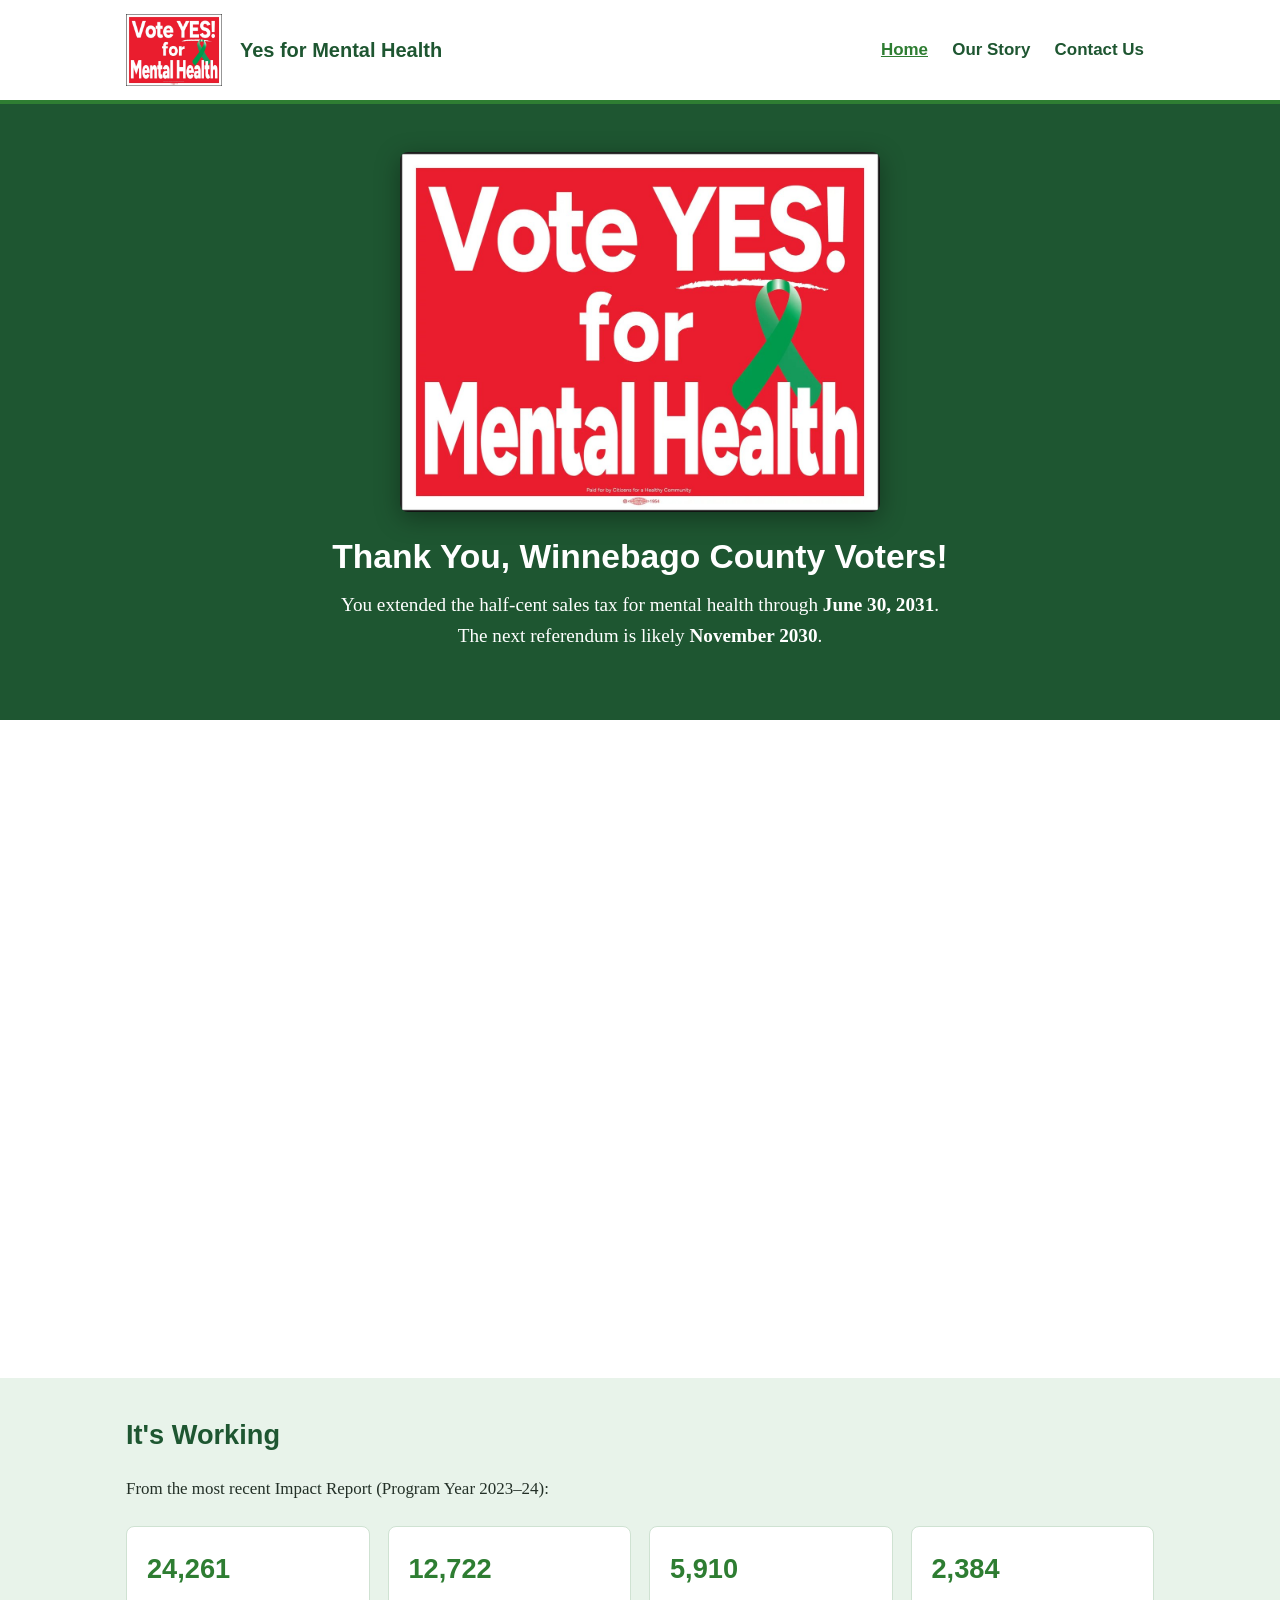
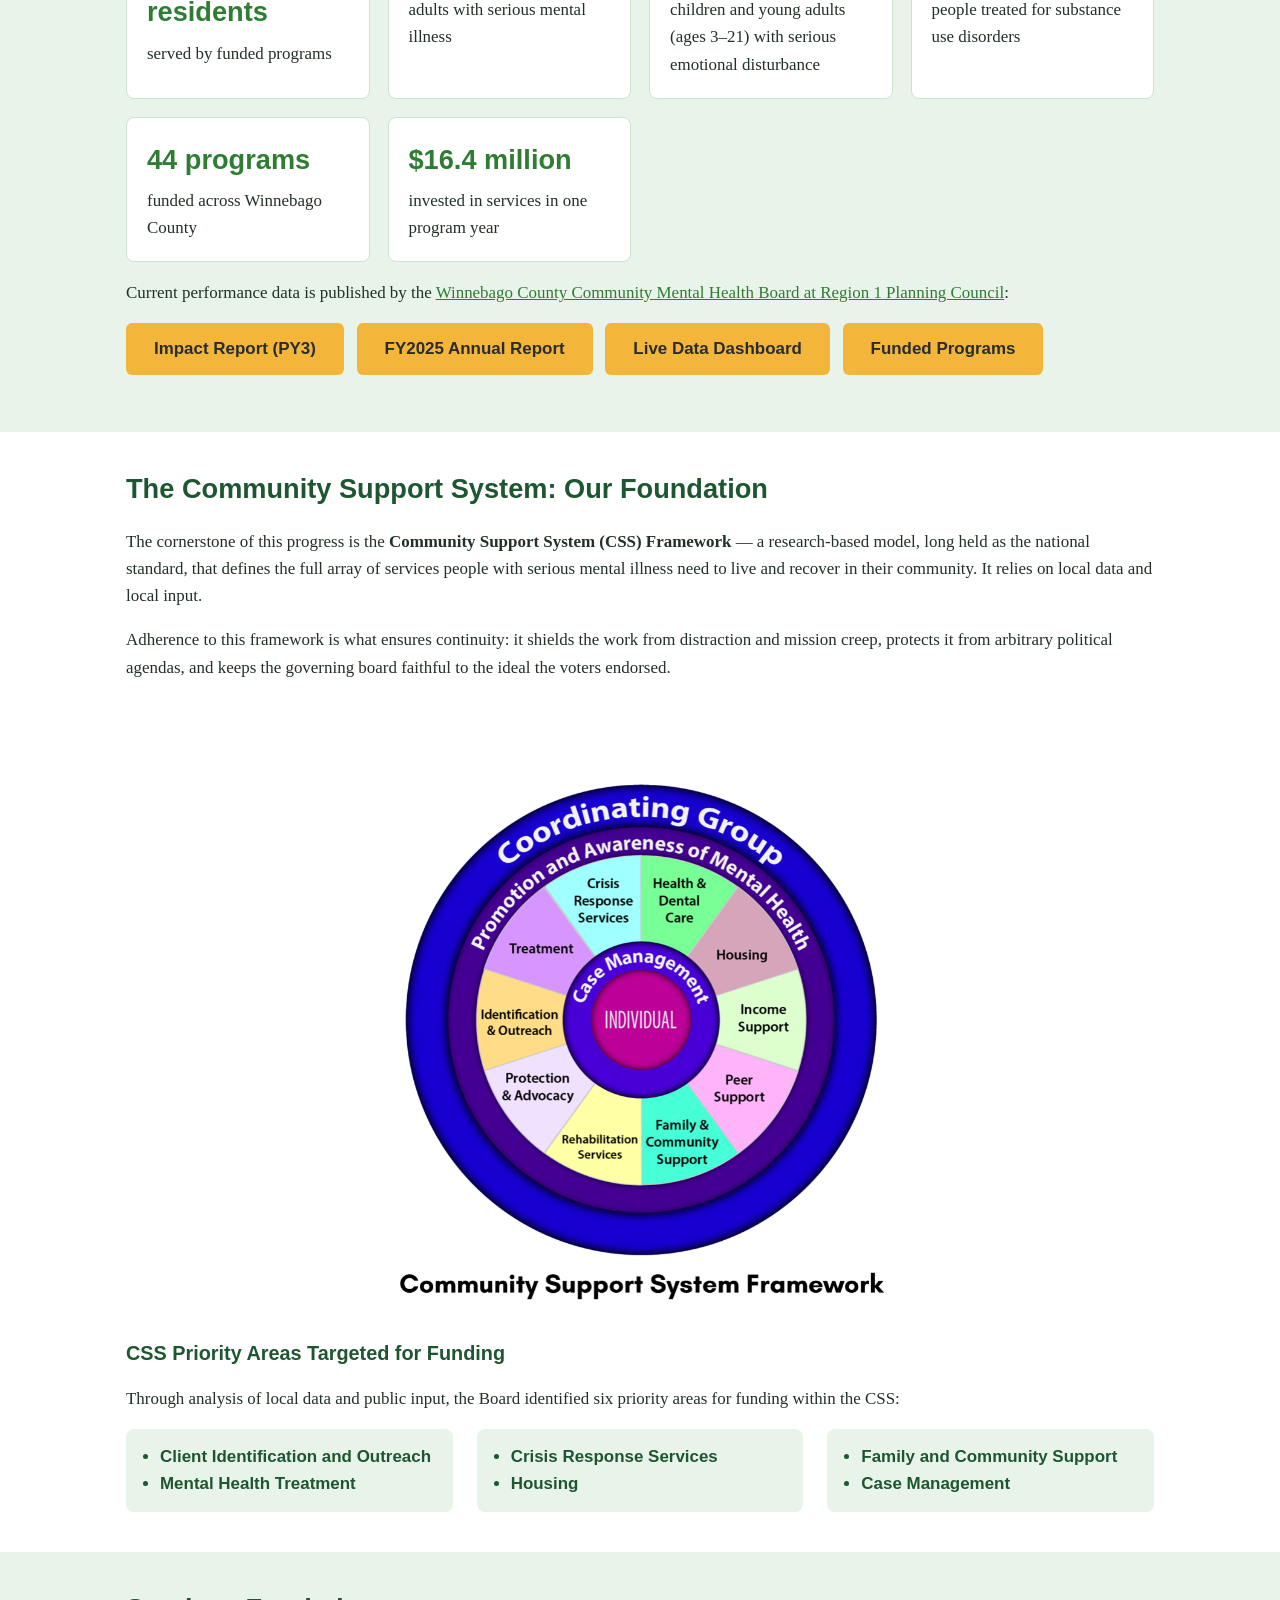
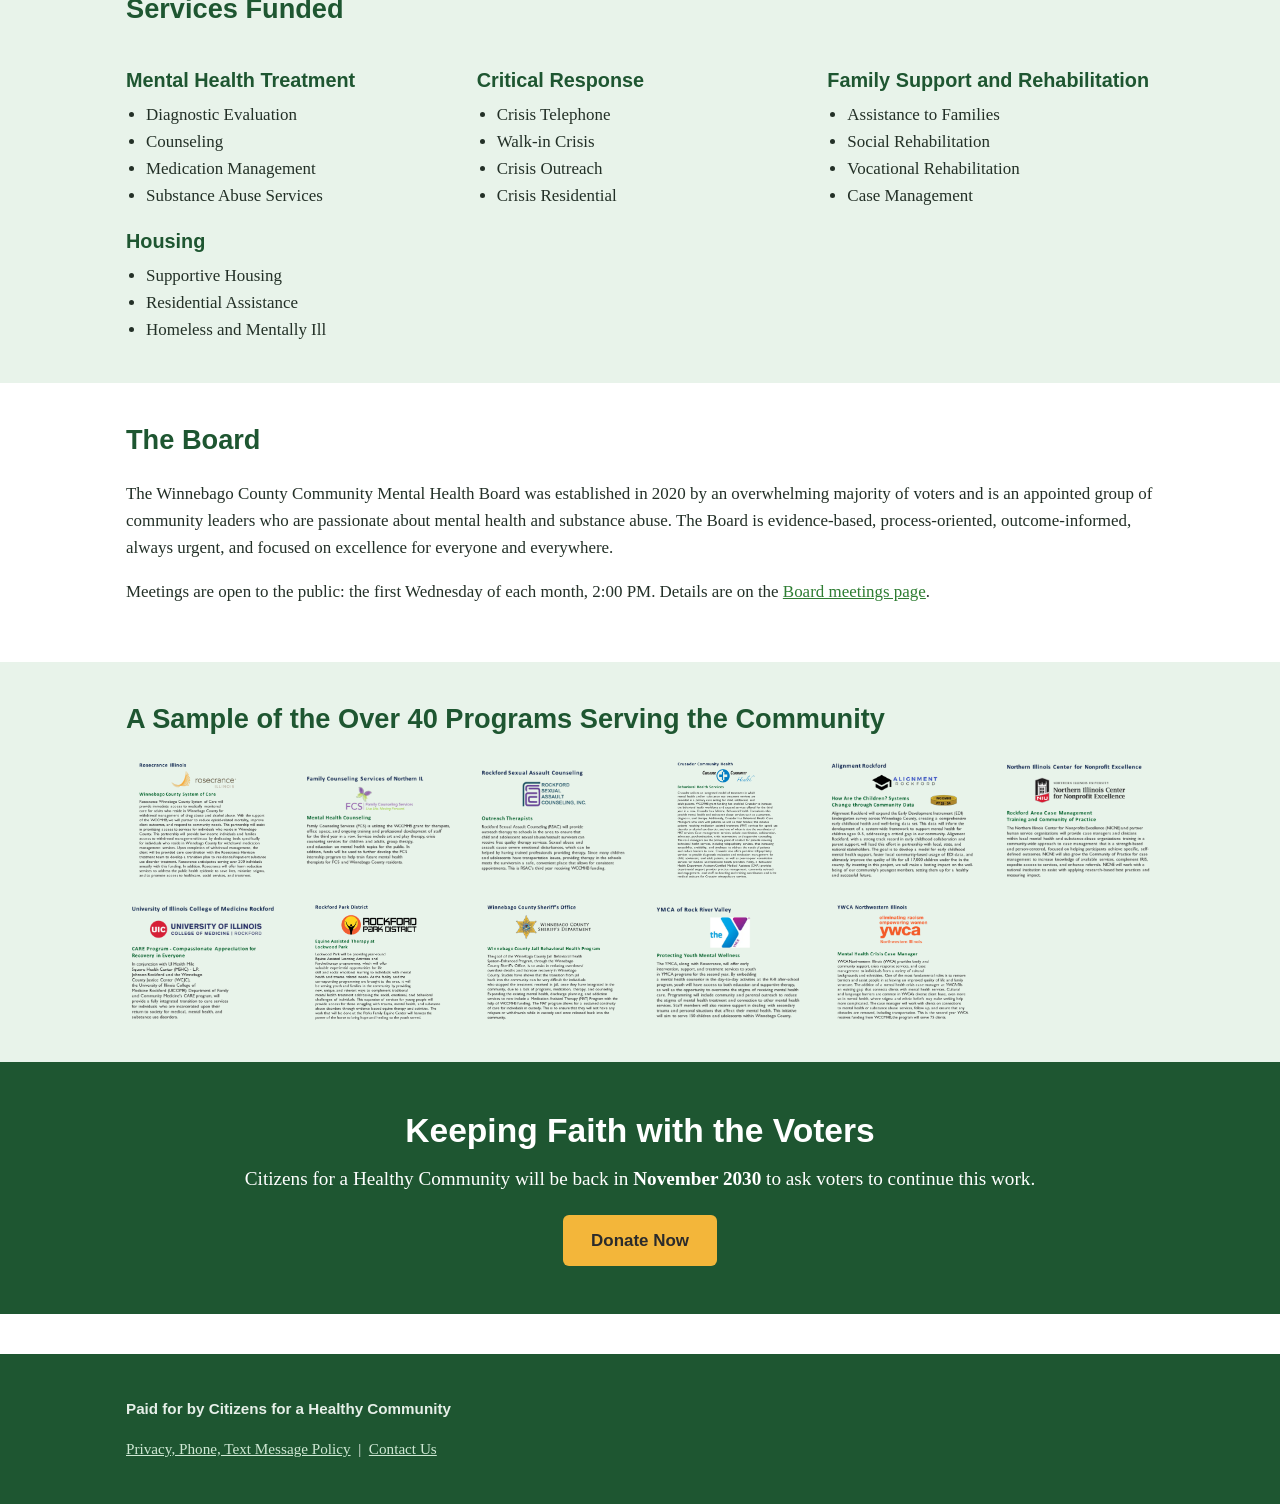
<file: index.html>
<!DOCTYPE html>
<html lang="en-US">
<head>
<meta charset="UTF-8">
<meta name="viewport" content="width=device-width, initial-scale=1">
<title>Yes for Mental Health — Winnebago County</title>
<meta name="description" content="Thank you, Winnebago County voters! The half-cent mental health sales tax was extended through June 30, 2031. See what it's delivering: 24,261 residents served, 44 funded programs.">
<link rel="stylesheet" href="css/style.css">
<link rel="icon" href="images/wccmhb-pin.png" type="image/png">
</head>
<body>

<header class="site">
  <div class="wrap">
    <img class="logo" src="images/logo.jpg" alt="Yes for Mental Health yard sign logo">
    <span class="site-name">Yes for Mental Health</span>
    <nav class="main" aria-label="Main navigation">
      <a href="index.html" aria-current="page">Home</a>
      <a href="our-story.html">Our Story</a>
      <a href="contact.html">Contact Us</a>
    </nav>
  </div>
</header>

<!-- Large yard sign, like the original site -->
<div class="hero">
  <img class="yard-sign" src="images/logo.jpg" alt="Vote YES for Mental Health yard sign">
  <h1>Thank You, Winnebago County Voters!</h1>
  <p>You extended the half-cent sales tax for mental health through <strong>June&nbsp;30,&nbsp;2031</strong>.<br>
  The next referendum is likely <strong>November&nbsp;2030</strong>.</p>
</div>

<section>
  <div class="wrap">
    <div class="video-frame">
      <iframe src="https://www.youtube.com/embed/H1owxnM29vM"
              title="They didn't have to… — Yes for Mental Health"
              allow="accelerometer; encrypted-media; gyroscope; picture-in-picture; web-share"
              referrerpolicy="strict-origin-when-cross-origin"
              allowfullscreen></iframe>
    </div>
  </div>
</section>

<section class="tinted">
  <div class="wrap">
    <h2>It's Working</h2>
    <p>From the most recent Impact Report (Program Year 2023&ndash;24):</p>
    <div class="stats">
      <div class="stat"><span class="big">24,261 residents</span> served by funded programs</div>
      <div class="stat"><span class="big">12,722</span> adults with serious mental illness</div>
      <div class="stat"><span class="big">5,910</span> children and young adults (ages 3&ndash;21) with serious emotional disturbance</div>
      <div class="stat"><span class="big">2,384</span> people treated for substance use disorders</div>
      <div class="stat"><span class="big">44 programs</span> funded across Winnebago County</div>
      <div class="stat"><span class="big">$16.4 million</span> invested in services in one program year</div>
    </div>
    <p>Current performance data is published by the
      <a href="https://r1planning.org/community-impact/wccmhb/">Winnebago County Community Mental Health Board at Region 1 Planning Council</a>:</p>
    <p>
      <a class="button" href="https://r1planning.org/media/n3umoocy/wccmhb-impact-report-issue-3-digital.pdf">Impact Report (PY3)</a>
      &nbsp;
      <a class="button" href="https://r1planning.org/media/e15bhvjt/wccmhb-annual-report-fy-2025-862026.pdf">FY2025 Annual Report</a>
      &nbsp;
      <a class="button" href="https://bit.ly/WCCMHB-DataDashboard">Live Data Dashboard</a>
      &nbsp;
      <a class="button" href="https://bit.ly/WCCMHBFundedPrograms">Funded Programs</a>
    </p>
  </div>
</section>

<section>
  <div class="wrap">
    <h2>The Community Support System: Our Foundation</h2>
    <p>The cornerstone of this progress is the <strong>Community Support System (CSS) Framework</strong> &mdash; a research-based model, long held as the national standard, that defines the full array of services people with serious mental illness need to live and recover in their community. It relies on local data and local input.</p>
    <p>Adherence to this framework is what ensures continuity: it shields the work from distraction and mission creep, protects it from arbitrary political agendas, and keeps the governing board faithful to the ideal the voters endorsed.</p>
    <img class="framework" src="images/css-framework-2024.png"
         alt="Community Support System Framework: a circular diagram with the Individual at the center, surrounded by Case Management, then the service categories — Crisis Response Services, Health and Dental Care, Housing, Income Support, Peer Support, Family and Community Support, Rehabilitation Services, Protection and Advocacy, Identification and Outreach, and Treatment — all within an outer ring labeled Coordinating Group: Promotion and Awareness of Mental Health.">
    <h3>CSS Priority Areas Targeted for Funding</h3>
    <p>Through analysis of local data and public input, the Board identified six priority areas for funding within the CSS:</p>
    <div class="columns priority">
      <ul>
        <li>Client Identification and Outreach</li>
        <li>Mental Health Treatment</li>
      </ul>
      <ul>
        <li>Crisis Response Services</li>
        <li>Housing</li>
      </ul>
      <ul>
        <li>Family and Community Support</li>
        <li>Case Management</li>
      </ul>
    </div>
  </div>
</section>

<section class="tinted">
  <div class="wrap">
    <h2>Services Funded</h2>
    <div class="columns">
      <div>
        <h3>Mental Health Treatment</h3>
        <ul>
          <li>Diagnostic Evaluation</li>
          <li>Counseling</li>
          <li>Medication Management</li>
          <li>Substance Abuse Services</li>
        </ul>
        <h3>Housing</h3>
        <ul>
          <li>Supportive Housing</li>
          <li>Residential Assistance</li>
          <li>Homeless and Mentally Ill</li>
        </ul>
      </div>
      <div>
        <h3>Critical Response</h3>
        <ul>
          <li>Crisis Telephone</li>
          <li>Walk-in Crisis</li>
          <li>Crisis Outreach</li>
          <li>Crisis Residential</li>
        </ul>
      </div>
      <div>
        <h3>Family Support and Rehabilitation</h3>
        <ul>
          <li>Assistance to Families</li>
          <li>Social Rehabilitation</li>
          <li>Vocational Rehabilitation</li>
          <li>Case Management</li>
        </ul>
      </div>
    </div>
  </div>
</section>

<section>
  <div class="wrap">
    <h2>The Board</h2>
    <p>The Winnebago County Community Mental Health Board was established in 2020 by an overwhelming majority of voters and is an appointed group of community leaders who are passionate about mental health and substance abuse. The Board is evidence-based, process-oriented, outcome-informed, always urgent, and focused on excellence for everyone and everywhere.</p>
    <p>Meetings are open to the public: the first Wednesday of each month, 2:00 PM.
       Details are on the <a href="https://r1planning.org/community-impact/wccmhb/wccmhb-meetings/">Board meetings page</a>.</p>
  </div>
</section>

<section class="tinted">
  <div class="wrap">
    <h2>A Sample of the Over 40 Programs Serving the Community</h2>
    <div class="logo-grid">
      <img src="images/rosecrance.png" alt="Rosecrance System of Care">
      <img src="images/family-counseling.png" alt="Family Counseling Services">
      <img src="images/rsac.png" alt="Rockford Sexual Assault Counseling">
      <img src="images/crusader.png" alt="Crusader Community Health">
      <img src="images/alignment-rockford.png" alt="Alignment Rockford">
      <img src="images/niu.png" alt="Northern Illinois University">
      <img src="images/u-of-i.png" alt="University of Illinois">
      <img src="images/park-district.png" alt="Rockford Park District">
      <img src="images/sheriff.png" alt="Winnebago County Sheriff">
      <img src="images/ymca.png" alt="YMCA of Rock River Valley">
      <img src="images/ywca.png" alt="YWCA Northwestern Illinois">
    </div>
  </div>
</section>

<div class="hero">
  <h1>Keeping Faith with the Voters</h1>
  <p>Citizens for a Healthy Community will be back in <strong>November&nbsp;2030</strong> to ask voters to continue this work.</p>
  <a class="button" href="https://donorbox.org/citizens-for-a-healthy-community">Donate Now</a>
</div>

<footer class="site">
  <div class="wrap">
    <p class="paid-for">Paid for by Citizens for a Healthy Community</p>
    <p>
      <a href="privacy.html">Privacy, Phone, Text Message Policy</a> &nbsp;|&nbsp;
      <a href="contact.html">Contact Us</a>
    </p>
  </div>
</footer>

</body>
</html>
</file>
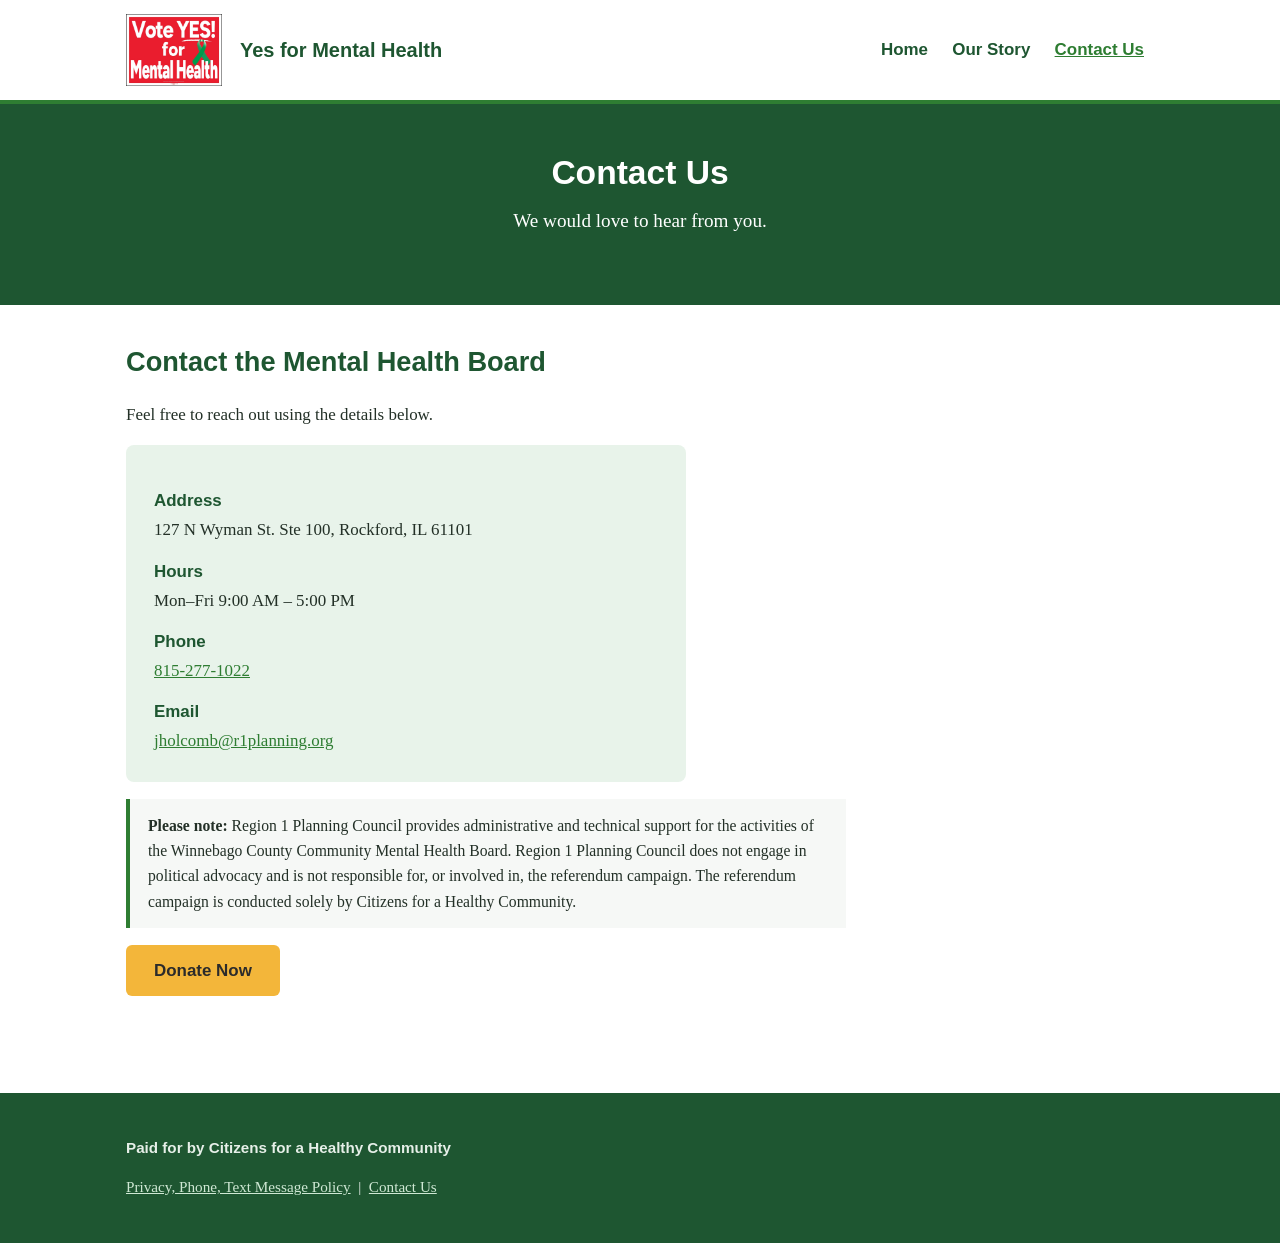
<file: contact.html>
<!DOCTYPE html>
<html lang="en-US">
<head>
<meta charset="UTF-8">
<meta name="viewport" content="width=device-width, initial-scale=1">
<title>Contact Us — Yes for Mental Health</title>
<meta name="description" content="Contact the Winnebago County Community Mental Health Board.">
<link rel="stylesheet" href="css/style.css">
<link rel="icon" href="images/wccmhb-pin.png" type="image/png">
</head>
<body>

<header class="site">
  <div class="wrap">
    <img class="logo" src="images/logo.jpg" alt="Yes for Mental Health logo">
    <span class="site-name">Yes for Mental Health</span>
    <nav class="main" aria-label="Main navigation">
      <a href="index.html">Home</a>
      <a href="our-story.html">Our Story</a>
      <a href="contact.html" aria-current="page">Contact Us</a>
    </nav>
  </div>
</header>

<div class="hero">
  <h1>Contact Us</h1>
  <p>We would love to hear from you.</p>
</div>

<section>
  <div class="wrap">
    <h2>Contact the Mental Health Board</h2>
    <p>Feel free to reach out using the details below.</p>
    <dl class="contact-card">
      <dt>Address</dt>
      <dd>127 N Wyman St. Ste 100, Rockford, IL 61101</dd>
      <dt>Hours</dt>
      <dd>Mon&ndash;Fri 9:00 AM &ndash; 5:00 PM</dd>
      <dt>Phone</dt>
      <dd><a href="tel:+18152771022">815-277-1022</a></dd>
      <dt>Email</dt>
      <dd><a href="mailto:jholcomb@r1planning.org">jholcomb@r1planning.org</a></dd>
    </dl>
    <p class="disclaimer"><strong>Please note:</strong> Region 1 Planning Council provides administrative and technical support for the activities of the Winnebago County Community Mental Health Board. Region 1 Planning Council does not engage in political advocacy and is not responsible for, or involved in, the referendum campaign. The referendum campaign is conducted solely by Citizens for a Healthy Community.</p>
    <p><a class="button" href="https://donorbox.org/citizens-for-a-healthy-community">Donate Now</a></p>
  </div>
</section>

<footer class="site">
  <div class="wrap">
    <p class="paid-for">Paid for by Citizens for a Healthy Community</p>
    <p>
      <a href="privacy.html">Privacy, Phone, Text Message Policy</a> &nbsp;|&nbsp;
      <a href="contact.html">Contact Us</a>
    </p>
  </div>
</footer>

</body>
</html>
</file>
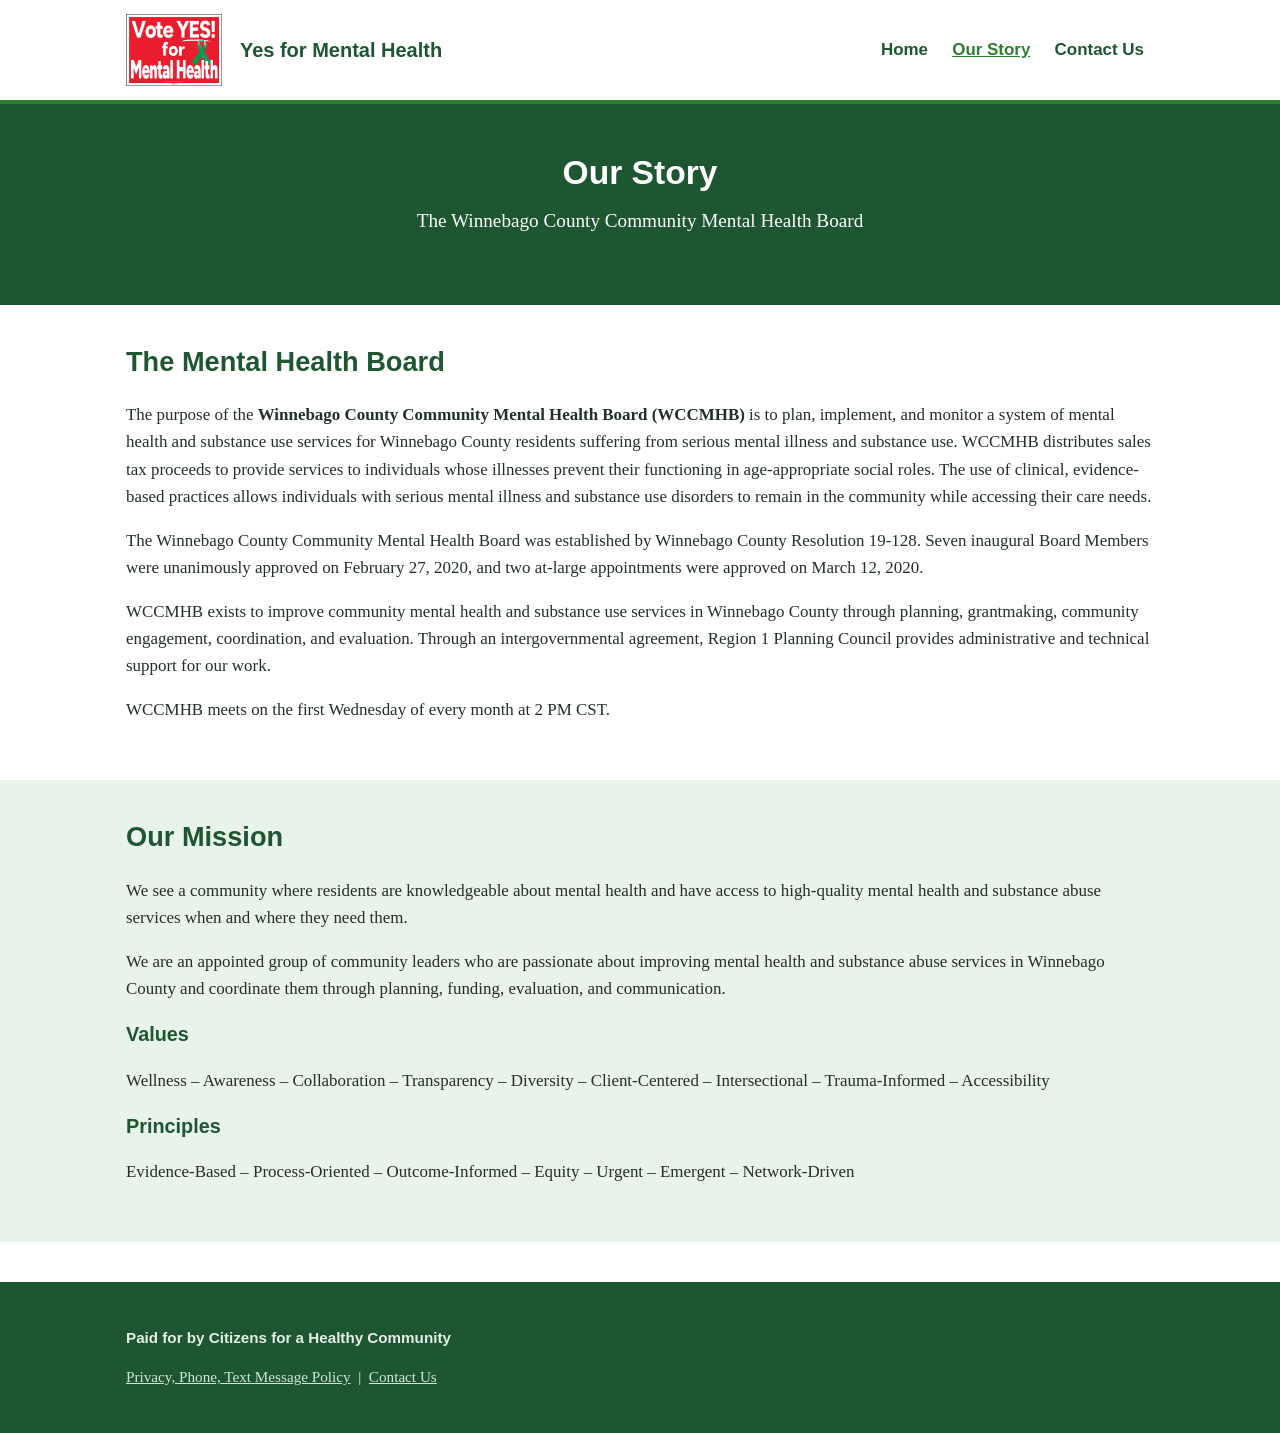
<file: our-story.html>
<!DOCTYPE html>
<html lang="en-US">
<head>
<meta charset="UTF-8">
<meta name="viewport" content="width=device-width, initial-scale=1">
<title>Our Story — Yes for Mental Health</title>
<meta name="description" content="The story of the Winnebago County Community Mental Health Board (WCCMHB): its purpose, mission, values, and principles.">
<link rel="stylesheet" href="css/style.css">
<link rel="icon" href="images/wccmhb-pin.png" type="image/png">
</head>
<body>

<header class="site">
  <div class="wrap">
    <img class="logo" src="images/logo.jpg" alt="Yes for Mental Health logo">
    <span class="site-name">Yes for Mental Health</span>
    <nav class="main" aria-label="Main navigation">
      <a href="index.html">Home</a>
      <a href="our-story.html" aria-current="page">Our Story</a>
      <a href="contact.html">Contact Us</a>
    </nav>
  </div>
</header>

<div class="hero">
  <h1>Our Story</h1>
  <p>The Winnebago County Community Mental Health Board</p>
</div>

<section>
  <div class="wrap">
    <h2>The Mental Health Board</h2>
    <p>The purpose of the <strong>Winnebago County Community Mental Health Board (WCCMHB)</strong> is to plan, implement, and monitor a system of mental health and substance use services for Winnebago County residents suffering from serious mental illness and substance use. WCCMHB distributes sales tax proceeds to provide services to individuals whose illnesses prevent their functioning in age-appropriate social roles. The use of clinical, evidence-based practices allows individuals with serious mental illness and substance use disorders to remain in the community while accessing their care needs.</p>
    <p>The Winnebago County Community Mental Health Board was established by Winnebago County Resolution 19-128. Seven inaugural Board Members were unanimously approved on February 27, 2020, and two at-large appointments were approved on March 12, 2020.</p>
    <p>WCCMHB exists to improve community mental health and substance use services in Winnebago County through planning, grantmaking, community engagement, coordination, and evaluation. Through an intergovernmental agreement, Region 1 Planning Council provides administrative and technical support for our work.</p>
    <p>WCCMHB meets on the first Wednesday of every month at 2 PM CST.</p>
  </div>
</section>

<section class="tinted">
  <div class="wrap">
    <h2>Our Mission</h2>
    <p>We see a community where residents are knowledgeable about mental health and have access to high-quality mental health and substance abuse services when and where they need them.</p>
    <p>We are an appointed group of community leaders who are passionate about improving mental health and substance abuse services in Winnebago County and coordinate them through planning, funding, evaluation, and communication.</p>
    <h3>Values</h3>
    <p>Wellness &ndash; Awareness &ndash; Collaboration &ndash; Transparency &ndash; Diversity &ndash; Client-Centered &ndash; Intersectional &ndash; Trauma-Informed &ndash; Accessibility</p>
    <h3>Principles</h3>
    <p>Evidence-Based &ndash; Process-Oriented &ndash; Outcome-Informed &ndash; Equity &ndash; Urgent &ndash; Emergent &ndash; Network-Driven</p>
  </div>
</section>

<footer class="site">
  <div class="wrap">
    <p class="paid-for">Paid for by Citizens for a Healthy Community</p>
    <p>
      <a href="privacy.html">Privacy, Phone, Text Message Policy</a> &nbsp;|&nbsp;
      <a href="contact.html">Contact Us</a>
    </p>
  </div>
</footer>

</body>
</html>
</file>
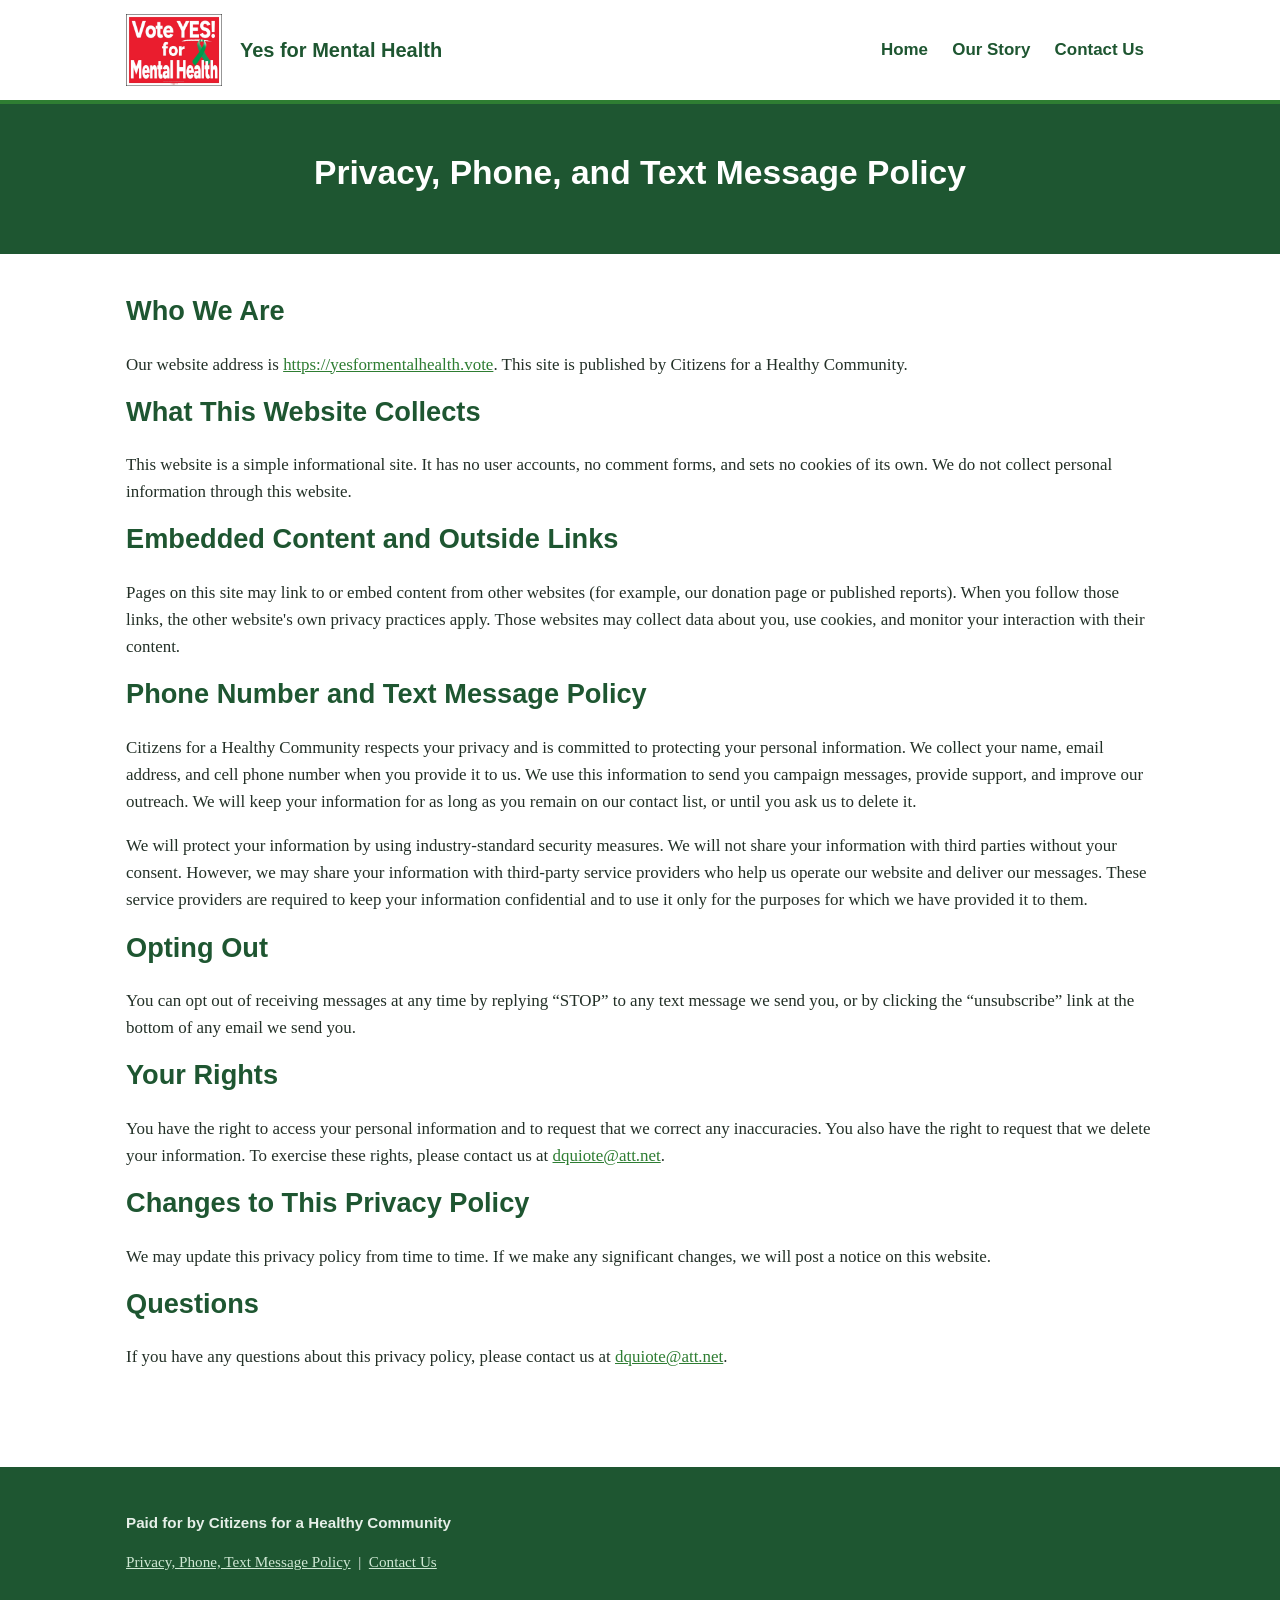
<file: privacy.html>
<!DOCTYPE html>
<html lang="en-US">
<head>
<meta charset="UTF-8">
<meta name="viewport" content="width=device-width, initial-scale=1">
<title>Privacy Policy — Yes for Mental Health</title>
<meta name="description" content="Privacy, phone, and text message policy for Citizens for a Healthy Community and yesformentalhealth.vote.">
<link rel="stylesheet" href="css/style.css">
<link rel="icon" href="images/wccmhb-pin.png" type="image/png">
</head>
<body>

<header class="site">
  <div class="wrap">
    <img class="logo" src="images/logo.jpg" alt="Yes for Mental Health logo">
    <span class="site-name">Yes for Mental Health</span>
    <nav class="main" aria-label="Main navigation">
      <a href="index.html">Home</a>
      <a href="our-story.html">Our Story</a>
      <a href="contact.html">Contact Us</a>
    </nav>
  </div>
</header>

<div class="hero">
  <h1>Privacy, Phone, and Text Message Policy</h1>
</div>

<section>
  <div class="wrap">
    <h2>Who We Are</h2>
    <p>Our website address is <a href="https://yesformentalhealth.vote">https://yesformentalhealth.vote</a>. This site is published by Citizens for a Healthy Community.</p>

    <h2>What This Website Collects</h2>
    <p>This website is a simple informational site. It has no user accounts, no comment forms, and sets no cookies of its own. We do not collect personal information through this website.</p>

    <h2>Embedded Content and Outside Links</h2>
    <p>Pages on this site may link to or embed content from other websites (for example, our donation page or published reports). When you follow those links, the other website's own privacy practices apply. Those websites may collect data about you, use cookies, and monitor your interaction with their content.</p>

    <h2>Phone Number and Text Message Policy</h2>
    <p>Citizens for a Healthy Community respects your privacy and is committed to protecting your personal information. We collect your name, email address, and cell phone number when you provide it to us. We use this information to send you campaign messages, provide support, and improve our outreach. We will keep your information for as long as you remain on our contact list, or until you ask us to delete it.</p>
    <p>We will protect your information by using industry-standard security measures. We will not share your information with third parties without your consent. However, we may share your information with third-party service providers who help us operate our website and deliver our messages. These service providers are required to keep your information confidential and to use it only for the purposes for which we have provided it to them.</p>

    <h2>Opting Out</h2>
    <p>You can opt out of receiving messages at any time by replying &ldquo;STOP&rdquo; to any text message we send you, or by clicking the &ldquo;unsubscribe&rdquo; link at the bottom of any email we send you.</p>

    <h2>Your Rights</h2>
    <p>You have the right to access your personal information and to request that we correct any inaccuracies. You also have the right to request that we delete your information. To exercise these rights, please contact us at <a href="mailto:dquiote@att.net">dquiote@att.net</a>.</p>

    <h2>Changes to This Privacy Policy</h2>
    <p>We may update this privacy policy from time to time. If we make any significant changes, we will post a notice on this website.</p>

    <h2>Questions</h2>
    <p>If you have any questions about this privacy policy, please contact us at <a href="mailto:dquiote@att.net">dquiote@att.net</a>.</p>
  </div>
</section>

<footer class="site">
  <div class="wrap">
    <p class="paid-for">Paid for by Citizens for a Healthy Community</p>
    <p>
      <a href="privacy.html">Privacy, Phone, Text Message Policy</a> &nbsp;|&nbsp;
      <a href="contact.html">Contact Us</a>
    </p>
  </div>
</footer>

</body>
</html>
</file>
<file: css/style.css>
/* ============================================================
   YesForMentalHealth.vote — site stylesheet
   One file controls the look of every page.
   Colors are defined once here, so changing the palette
   means editing only these few lines.
   ============================================================ */
:root {
  --green-dark: #1e5631;   /* headings, footer */
  --green: #2e7d32;        /* buttons, accents */
  --green-light: #e8f3ea;  /* tinted section backgrounds */
  --ink: #233027;          /* body text */
  --paper: #ffffff;
  --max-width: 1060px;
}

* { box-sizing: border-box; }

/* Safety net: no image may ever be wider than the screen */
img { max-width: 100%; height: auto; }

body {
  margin: 0;
  font-family: Georgia, "Times New Roman", serif;
  color: var(--ink);
  background: var(--paper);
  line-height: 1.6;
  font-size: 1.06rem;
}

h1, h2, h3 {
  font-family: "Segoe UI", Helvetica, Arial, sans-serif;
  color: var(--green-dark);
  line-height: 1.25;
}

a { color: var(--green); }

.wrap {
  max-width: var(--max-width);
  margin: 0 auto;
  padding: 0 16px;
}

/* ---------- Header / navigation ---------- */
header.site {
  background: var(--paper);
  border-bottom: 4px solid var(--green);
  padding: 14px 0;
}
header.site .wrap {
  display: flex;
  align-items: center;
  gap: 18px;
  flex-wrap: wrap;
}
header.site img.logo { height: 72px; width: auto; }
header.site .site-name {
  font-family: "Segoe UI", Helvetica, Arial, sans-serif;
  font-weight: 700;
  font-size: 1.25rem;
  color: var(--green-dark);
}
nav.main { margin-left: auto; }
nav.main a {
  font-family: "Segoe UI", Helvetica, Arial, sans-serif;
  text-decoration: none;
  color: var(--green-dark);
  font-weight: 600;
  padding: 8px 10px;
}
nav.main a:hover,
nav.main a[aria-current="page"] {
  color: var(--green);
  text-decoration: underline;
}

/* ---------- Hero banner ---------- */
.hero {
  background: var(--green-dark);
  color: #fff;
  text-align: center;
  padding: 48px 16px;
}
.hero h1 { color: #fff; font-size: 2.1rem; margin: 0 0 12px; }
.hero p { font-size: 1.2rem; margin: 0 0 20px; }
.hero img.yard-sign {
  display: block;
  margin: 0 auto 24px;
  max-width: 480px;
  width: 90%;
  height: auto;
  border-radius: 8px;
  box-shadow: 0 6px 24px rgba(0,0,0,0.35);
}

/* Responsive YouTube embed.
   The padding-bottom trick (56.25% = 16:9) works in every browser,
   including older Safari versions that lack aspect-ratio support. */
.video-frame {
  position: relative;
  max-width: 820px;
  margin: 0 auto;
  height: 0;
  padding-bottom: 56.25%;
}
.video-frame iframe {
  position: absolute;
  top: 0;
  left: 0;
  width: 100%;
  height: 100%;
  border: 0;
  border-radius: 8px;
}

/* CSS Framework graphic */
img.framework {
  display: block;
  margin: 24px auto;
  max-width: 100%;
  height: auto;
}
.columns.priority ul {
  background: var(--green-light);
  border-radius: 8px;
  padding: 14px 14px 14px 34px;
  font-family: "Segoe UI", Helvetica, Arial, sans-serif;
  font-weight: 600;
  color: var(--green-dark);
}

.button {
  display: inline-block;
  background: #f3b63a;
  color: #2b2b2b;
  font-family: "Segoe UI", Helvetica, Arial, sans-serif;
  font-weight: 700;
  text-decoration: none;
  padding: 12px 28px;
  border-radius: 6px;
}
.button:hover { background: #ffc957; color: #000; }

/* ---------- Sections ---------- */
section { padding: 40px 0; }
section.tinted { background: var(--green-light); }
section h2 { font-size: 1.7rem; margin-top: 0; }

/* Statistic cards on the home page */
.stats {
  display: grid;
  grid-template-columns: repeat(auto-fit, minmax(230px, 1fr));
  gap: 18px;
  margin-top: 24px;
}
.stat {
  background: var(--paper);
  border: 1px solid #cfe2d2;
  border-radius: 8px;
  padding: 20px;
}
.stat .big {
  font-family: "Segoe UI", Helvetica, Arial, sans-serif;
  font-size: 1.7rem;
  font-weight: 800;
  color: var(--green);
  display: block;
  margin-bottom: 6px;
}

/* Three service-category columns */
.columns {
  display: grid;
  grid-template-columns: repeat(auto-fit, minmax(240px, 1fr));
  gap: 24px;
}
.columns h3 { margin-bottom: 8px; }
.columns ul { margin: 0; padding-left: 20px; }

/* Logo grid of partner agencies */
.logo-grid {
  display: grid;
  grid-template-columns: repeat(auto-fit, minmax(150px, 1fr));
  gap: 22px;
  align-items: center;
  justify-items: center;
  margin-top: 24px;
}
.logo-grid img {
  max-width: 150px;
  max-height: 120px;
  width: auto;
  height: auto;
}

/* ---------- Contact page ---------- */
.contact-card {
  background: var(--green-light);
  border-radius: 8px;
  padding: 28px;
  max-width: 560px;
}
.contact-card dt {
  font-family: "Segoe UI", Helvetica, Arial, sans-serif;
  font-weight: 700;
  color: var(--green-dark);
  margin-top: 14px;
}
.contact-card dd { margin: 2px 0 0 0; }

/* Disclaimer note (contact page) */
.disclaimer {
  border-left: 4px solid var(--green);
  background: #f6f8f6;
  padding: 14px 18px;
  max-width: 720px;
  font-size: 0.98rem;
}

/* ---------- Footer ---------- */
footer.site {
  background: var(--green-dark);
  color: #e6efe8;
  padding: 28px 0;
  margin-top: 40px;
  font-size: 0.95rem;
}
footer.site a { color: #cfe8d4; }
footer.site .paid-for {
  font-family: "Segoe UI", Helvetica, Arial, sans-serif;
  font-weight: 600;
}

/* ---------- Small screens ---------- */
@media (max-width: 640px) {
  header.site .wrap { justify-content: center; text-align: center; }
  nav.main { margin-left: 0; }
  .hero h1 { font-size: 1.6rem; }
}
</file>
